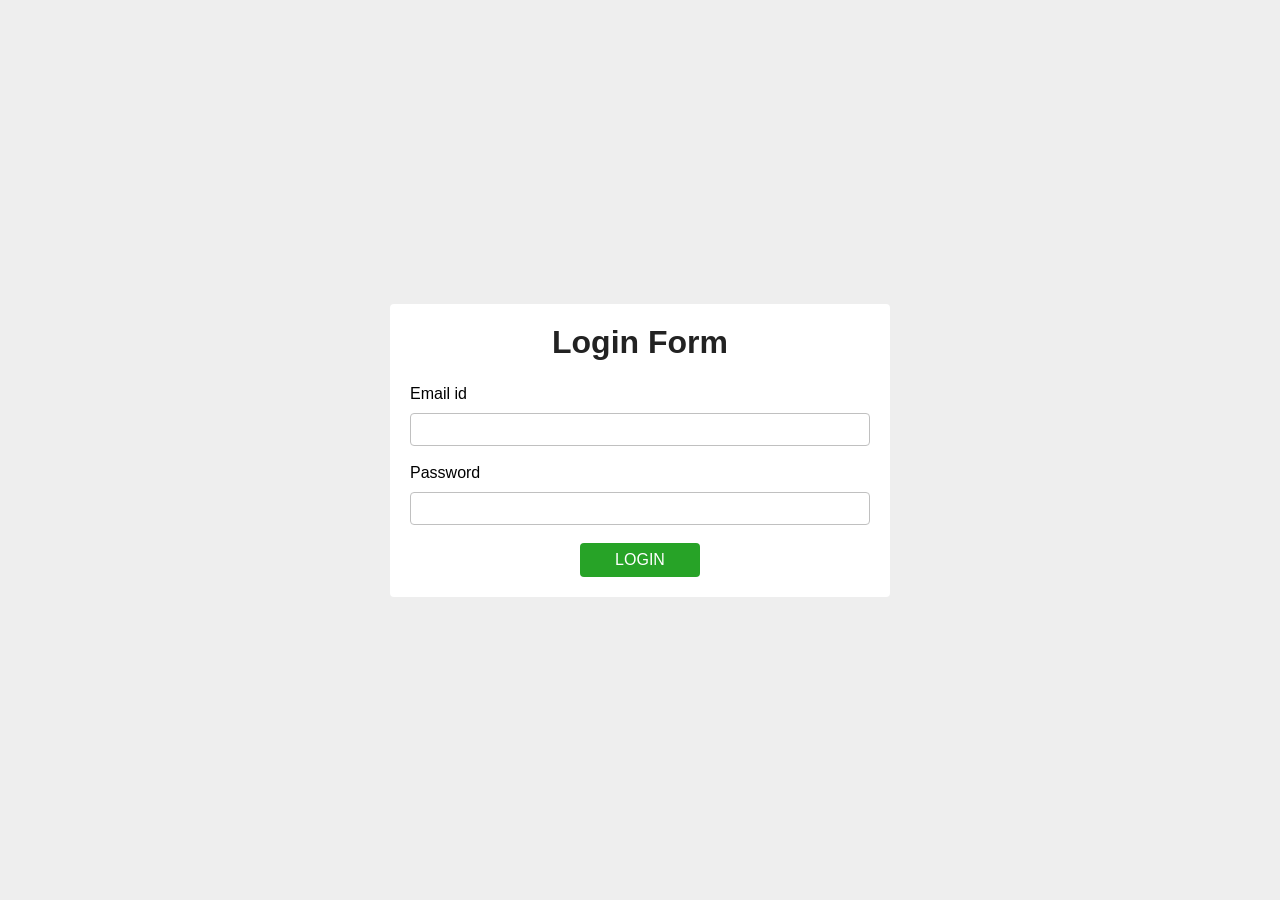
<file: 02.Loginform/index.html>
<!doctype html>
<html lang="en">
  <head>
    <meta charset="UTF-8" />
    <meta name="viewport" content="width=device-width, initial-scale=1.0" />
    <title>Loginform</title>
    <link rel="stylesheet" href="style.css" />
  </head>
  <body>
    <!-- Day 1 03/09 -->

    <!-- <div class="login-box">
      
        <h2>Login</h2>
        <input type="text" id="username" placeholder="Username">

        <input type="password" id="password" placeholder="Password">
        <button onclick="login()">Login</button>
        <p class="meassage" id="meassage"></p>
      
    </div> -->

    <!-- Day 2 04/09 -->

    <!-- <div class="login-content">
      
      <h2>Login</h2>

      <input type="text" placeholder="Username">

      <input type="password" placeholder="Password">

    <button>Login</button>
    </div>
     -->

    <!-- Day 3  05-06 -->

    <div class="container">
      <form action="">
        <h1>Login Form</h1>

        <div class="form-group">
          <label for="">Email id</label>
          <input type="text" class="form-control" required />
        </div>

        <div class="form-group">
          <label for="">Password</label>
          <input type="password" class="form-control" required />
        </div>
        <input type="submit" class="btn" value="Login" />
      </form>
    </div>

    <script src="script.js"></script>
  </body>
</html>
</file>
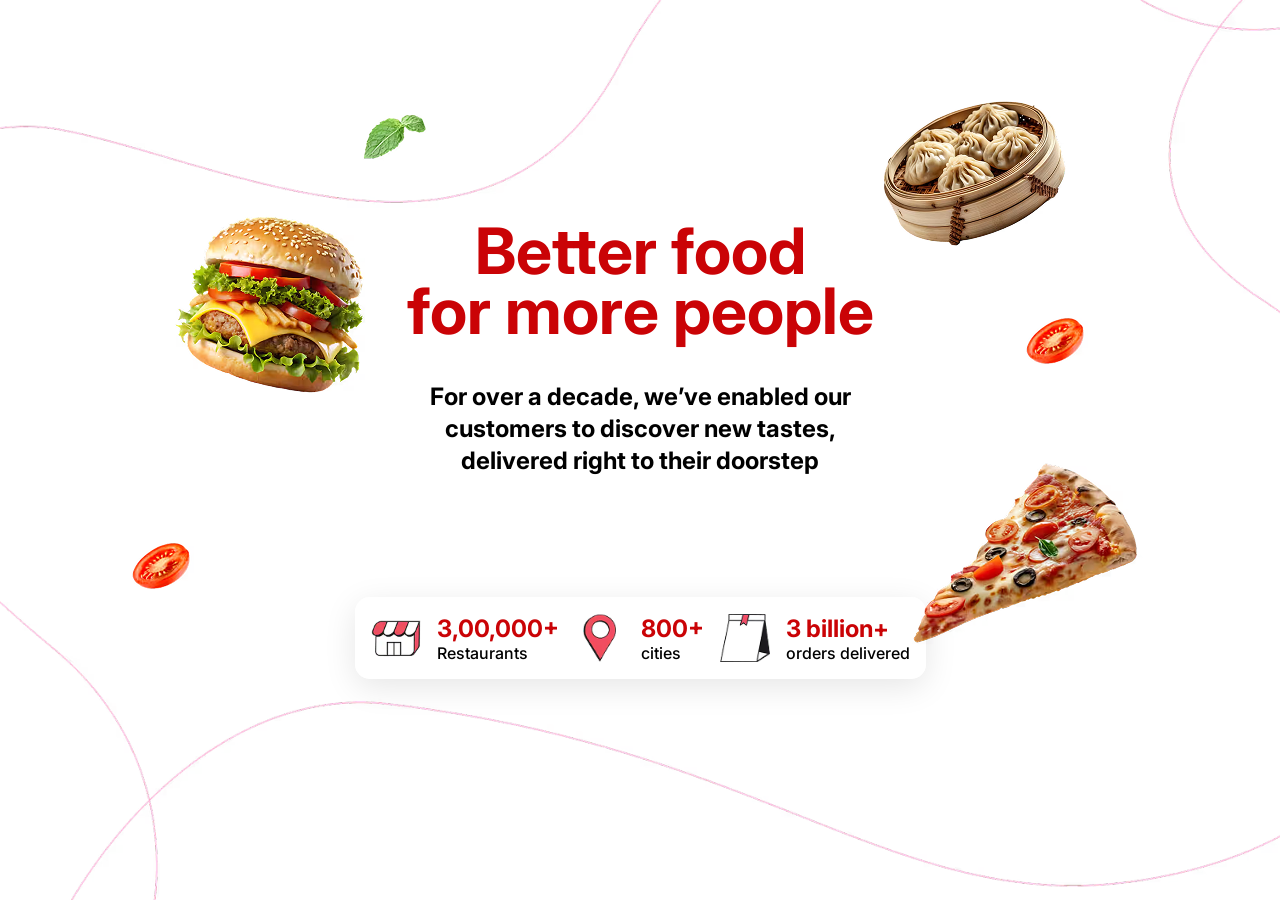
<file: Food_Banner_Website/index.html>
<!doctype html>
<html lang="en">
  <head>
    <meta charset="UTF-8" />
    <meta name="viewport" content="width=device-width, initial-scale=1.0" />
    <title>Food Banner</title>
    <link rel="stylesheet" href="style.css" />
  </head>

  <body>
    <main>
      <div class="image_container">
        <img src="images/bg_image.png" alt="Bg-Image" />
      </div>
      <div class="content">
        <img src="images/burger.png" alt="" class="burger" />
        <img src="images/tomato.png" alt="" class="tomato-1" />
        <img src="images/tomato.png" alt="" class="tomato-2" />

        <img src="images/pizza.png" alt="" class="pizza" />

        <img src="images/momo.png" alt="" class="momo" />

        <img src="images/leaf.png" alt="" class="leaf" />

        <div class="center-content">
          <section class="text-content">
            <h1>
              Better food <br />
              for more people
            </h1>
            <p>
              For over a decade, we’ve enabled our customers to discover new
              tastes, delivered right to their doorstep
            </p>
          </section>

          <section class="info-section">
            <div class="info-item">
              <img
                src="images/house.png"
                alt="Restaurant Icon"
                class="info-icon"
              />
            </div>
            <div class="info-text">
              <span class="info-number">3,00,000+</span>
              <span class="info-label">Restaurants</span>
            </div>

            <div class="info-item">
              <img
                src="images/location.png"
                alt="Restaurant Icon"
                class="info-icon"
              />
            </div>
            <div class="info-text">
              <span class="info-number">800+</span>
              <span class="info-label">cities</span>
            </div>

            <div class="info-item">
              <img
                src="images/banner.png"
                alt="Restaurant Icon"
                class="info-icon"
              />
            </div>

            <div class="info-text">
              <span class="info-number">3 billion+</span>
              <span class="info-label">orders delivered</span>
            </div>
          </section>
        </div>
      </div>
    </main>
  </body>
</html>
</file>
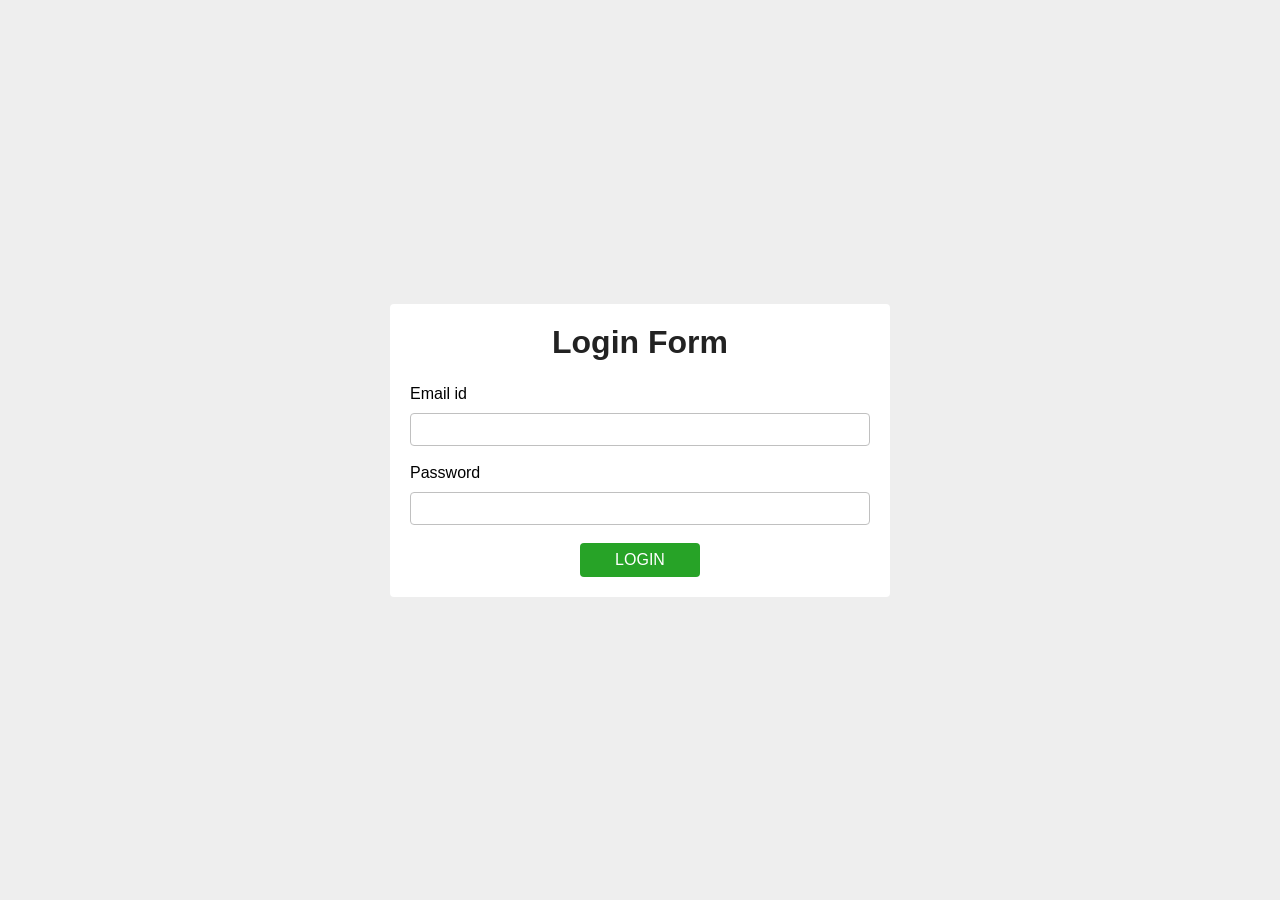
<file: Loginform/index.html>
<!doctype html>
<html lang="en">
  <head>
    <meta charset="UTF-8" />
    <meta name="viewport" content="width=device-width, initial-scale=1.0" />
    <title>Loginform</title>
    <link rel="stylesheet" href="style.css" />
  </head>
  <body>
    <!-- Day 1 03/09 -->

    <!-- <div class="login-box">
      
        <h2>Login</h2>
        <input type="text" id="username" placeholder="Username">

        <input type="password" id="password" placeholder="Password">
        <button onclick="login()">Login</button>
        <p class="meassage" id="meassage"></p>
      
    </div> -->

    <!-- Day 2 04/09 -->

    <!-- <div class="login-content">
      
      <h2>Login</h2>

      <input type="text" placeholder="Username">

      <input type="password" placeholder="Password">

    <button>Login</button>
    </div>
     -->

     <!-- Day 3  05-06 -->

     <div class="container">
      <form action="">
        <h1>Login Form</h1>

      <div class="form-group">
        <label for="">Email id</label>
      <input type="text" class="form-control" required>

      </div>


      <div class="form-group">
        <label for="">Password</label>
      <input type="password" class="form-control" required>

      </div>
      <input type="submit" class="btn" value="Login">
      </form>
     </div>



    <script src="script.js"></script>
  </body>
</html>
</file>
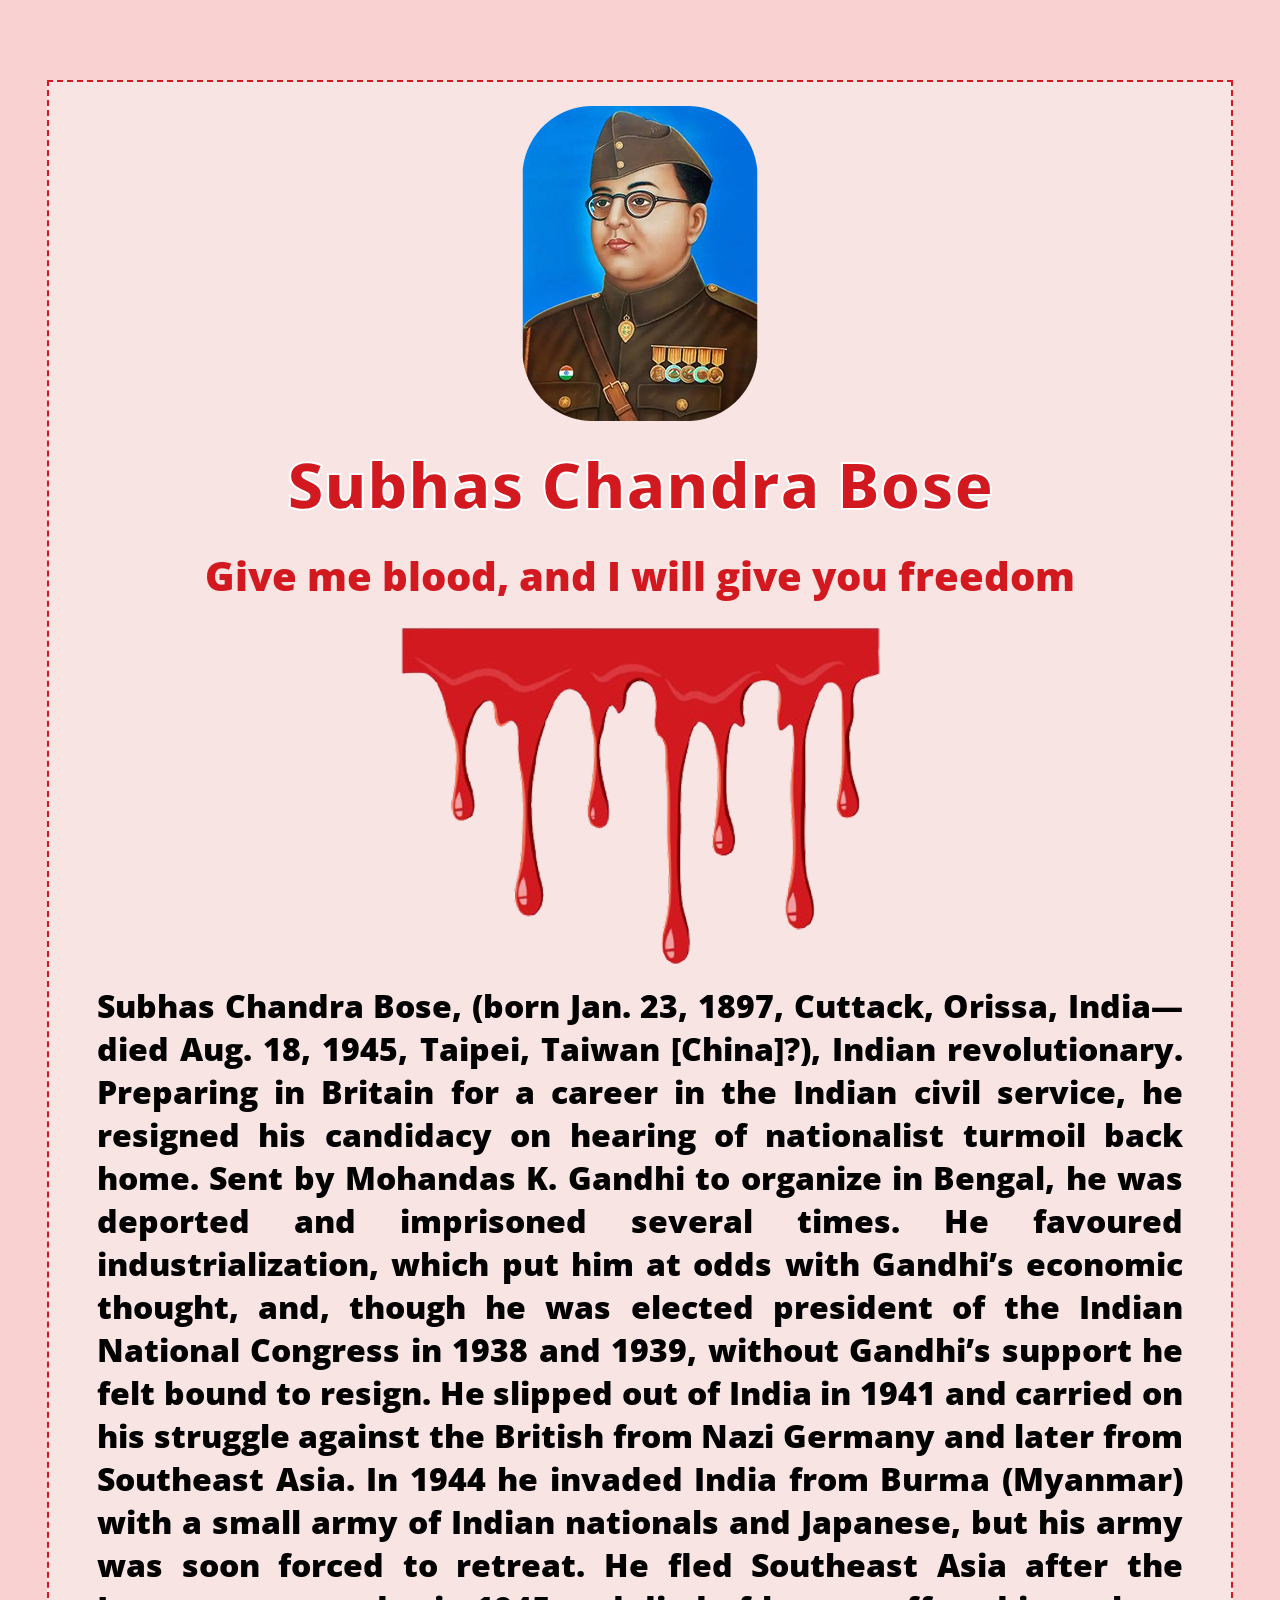
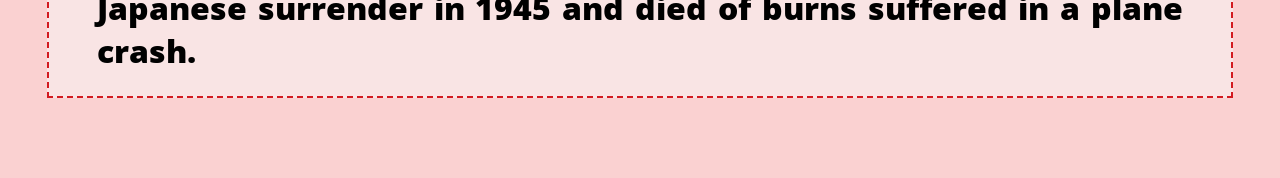
<file: Tribute Website/index.html>
<!DOCTYPE html>
<html lang="en">

<head>
    <meta charset="UTF-8">
    <meta name="viewport" content="width=device-width, initial-scale=1.0">
    <title>Tribute Website</title>
    <link rel="stylesheet" href="style.css">
</head>

<body>
    <section>
        <img src="images/hero.png" alt="Shubhash Chandra Bose">
        <h1>Subhas Chandra Bose</h1>
        <h2>Give me blood, and
            I will give you freedom</h2>
            <img src="images/blood_art.png" alt="bloodart">
            <p>Subhas Chandra Bose, (born Jan. 23, 1897, Cuttack, Orissa, India—died Aug. 18, 1945, Taipei, Taiwan [China]?), Indian revolutionary. Preparing in Britain for a career in the Indian civil service, he resigned his candidacy on hearing of nationalist turmoil back home. Sent by Mohandas K. Gandhi to organize in Bengal, he was deported and imprisoned several times. He favoured industrialization, which put him at odds with Gandhi’s economic thought, and, though he was elected president of the Indian National Congress in 1938 and 1939, without Gandhi’s support he felt bound to resign. He slipped out of India in 1941 and carried on his struggle against the British from Nazi Germany and later from Southeast Asia. In 1944 he invaded India from Burma (Myanmar) with a small army of Indian nationals and Japanese, but his army was soon forced to retreat. He fled Southeast Asia after the Japanese surrender in 1945 and died of burns suffered in a plane crash.</p>

    </section>

</body>

</html>
</file>
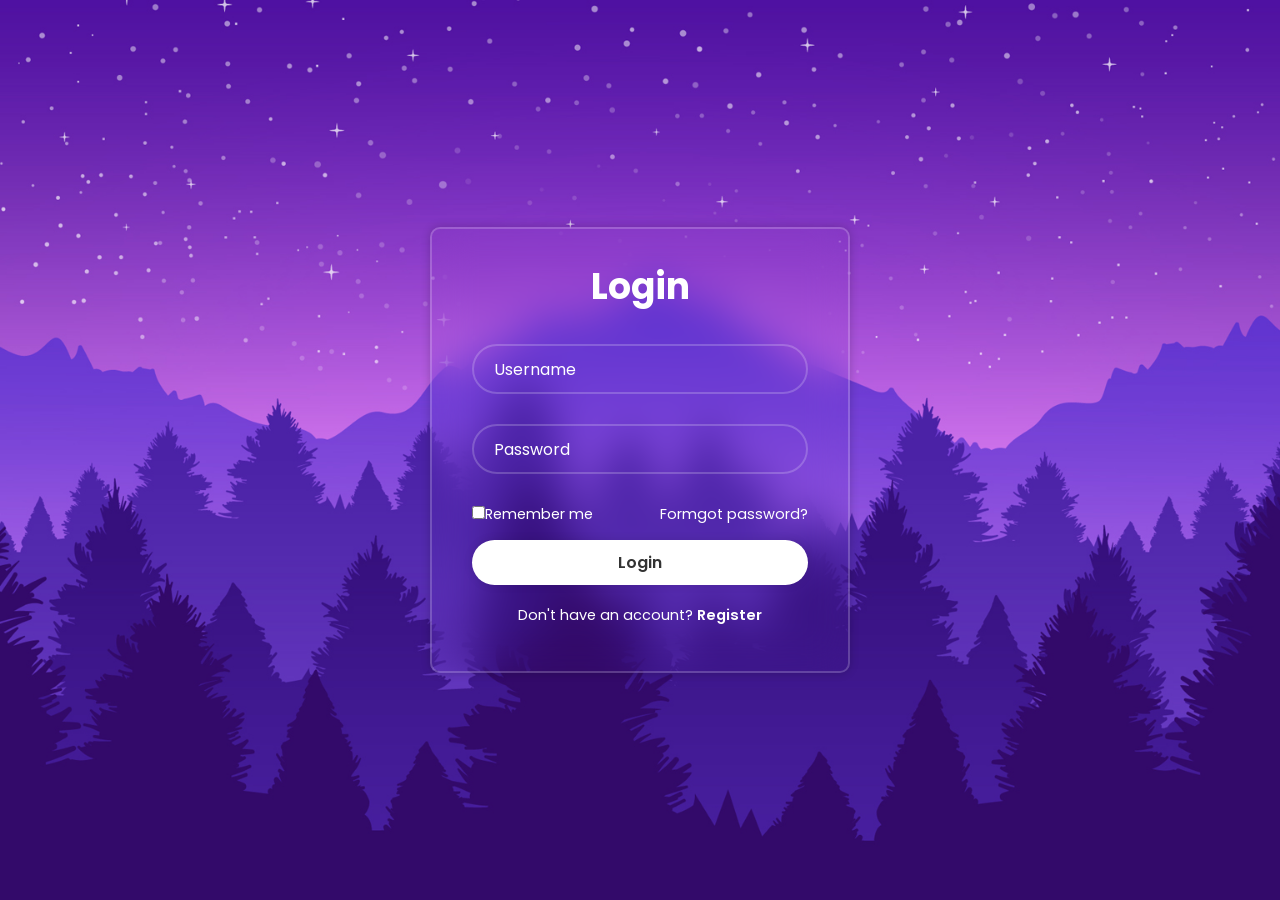
<file: 02.Loginform/02.LF/index.html>
<!DOCTYPE html>
<html lang="en">
<head>
    <meta charset="UTF-8">
    <meta name="viewport" content="width=device-width, initial-scale=1.0">
    <title>Login Form 2</title>
    <link rel="stylesheet" href="style.css">
    
</head>
<body>

    <div class="wrapper">
        <form action="">
            <h1>Login</h1>
        <div class="input-box">
            <input type="text" placeholder="Username" required>
        </div>
        <div class="input-box">
            <input type="text" placeholder="Password" required>
        </div>

        <div class="rember-forgot">
            <label for=""><input type="checkbox">Remember me</label>
            <a href="#">Formgot password?</a>

        </div>

        <button type="submit" class="btn">Login</button>

        <div class="register-link"><p>Don't have an account? <a href="#">Register</a></p></div>

        </form>
        
        
    </div>
    
</body>
</html>
</file>
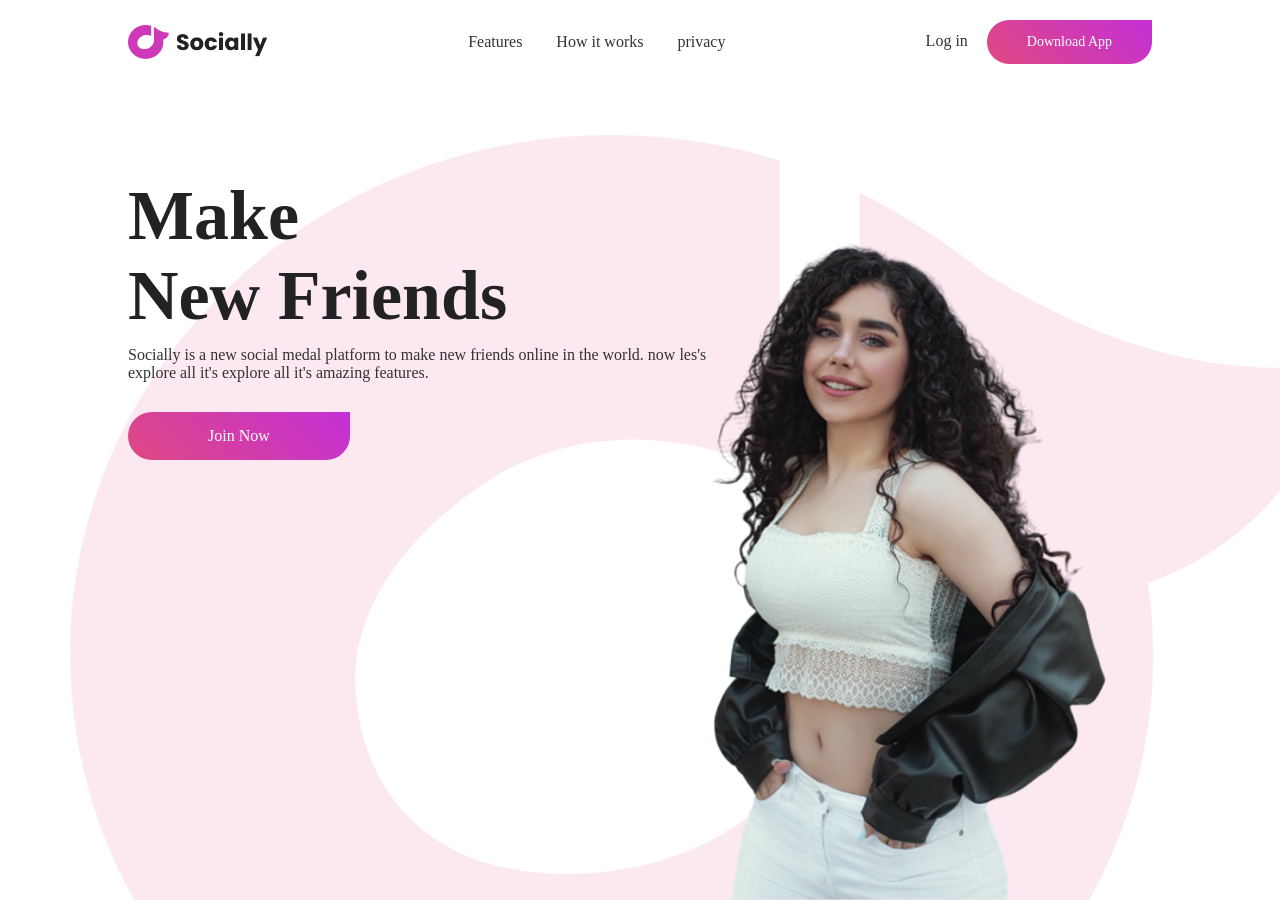
<file: 03.Landing-Page/02.Landingpage/index.html>
<!doctype html>
<html lang="en">
  <head>
    <meta charset="UTF-8" />
    <meta name="viewport" content="width=device-width, initial-scale=1.0" />
    <title>Animate Website Design</title>
    <link rel="stylesheet" href="style.css" />
  </head>
  <body>
    <div class="hero">
      <nav>
        <img src="images/logo.png" alt="" class="logo" />
        <ul>
          <li><a href="#">Features</a></li>
          <li><a href="#">How it works</a></li>
          <li><a href="#">privacy</a></li>
        </ul>

        <div>
          <a href="#" class="login-btn">Log in</a>
          <a href="#" class="btn">Download App</a>
        </div>
      </nav>

      <div class="content">
        <h1 class="anim">Make <br />New Friends</h1>

        <p class="anim">
          Socially is a new social medal platform to make new friends online in
          the world. now les's explore all it's explore all it's amazing
          features.
        </p>
        <a href="#" class="btn anim">Join Now</a>
      </div>

      <img src="images/pic.png" class="feature-img anim" />
    </div>
  </body>
</html>
</file>
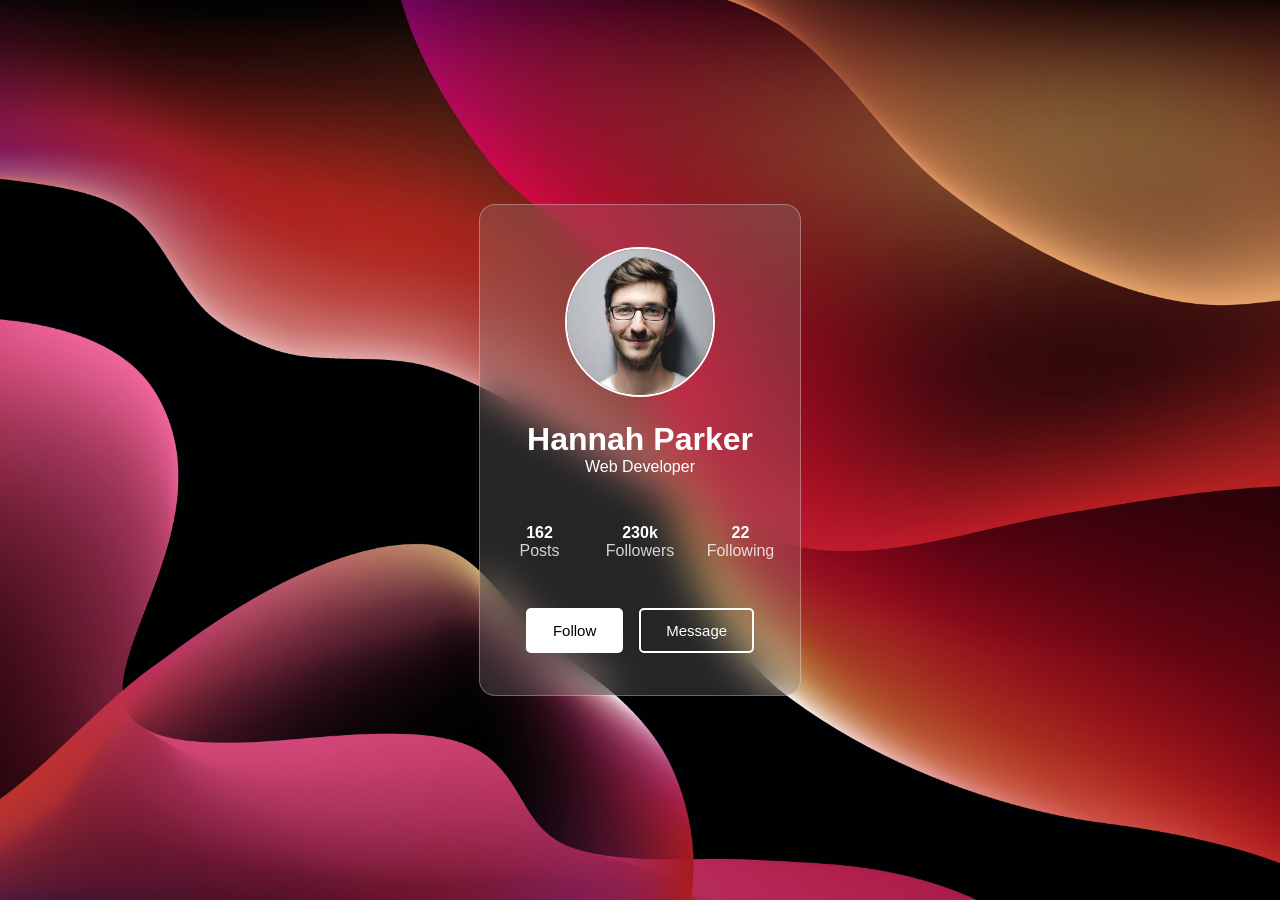
<file: 01.Profile-Card/card2.html>
<!doctype html>
<html lang="en">
  <head>
    <meta charset="UTF-8" />
    <meta name="viewport" content="width=device-width, initial-scale=1.0" />
    <title>Profile-2</title>
    <link rel="stylesheet" href="card2.css" />
  </head>
  <body>
    <div class="profile-card">
      <div class="info-box">
        <img src="Images/profile.jpg" alt="" />
        <div class="info">
          <h1>Hannah Parker</h1>
          <p>Web Developer</p>
        </div>
      </div>

      <div class="numbers-grid">
        <div class="box">
          <p>162</p>
          <p>Posts</p>
        </div>

        <div class="box">
          <p>230k</p>
          <p>Followers</p>
        </div>

        <div class="box">
          <p>22</p>
          <p>Following</p>
        </div>
      </div>

      <div class="btn-box">
        <button class="follow">Follow</button>
        <button class="message">Message</button>
      </div>
    </div>
  </body>
</html>
</file>
<file: 02.Loginform/style.css>
/* Day 1 03/09 */

/* body {
  font-family: Arial, Helvetica, sans-serif;
  background-color: #f5f5f5;
  display: flex;
  justify-content: center;
  align-items: center;
  height: 100vh;
}

.login-box {
  background-color: #ffffff;
  padding: 30px;
  border-radius: 10px;
  box-shadow: 0 0 15px rgba(0, 0, 0, 0.1);
  width: 300px;
  text-align: center;
}


.login-box h2 {
    margin-bottom: 30px;
font-family: 'Times New Roman', Times, serif;
    font-size: 40px;
}

.login-box input {
    width: 95%;
    padding: 10px;
    border: 1px solid #ccc;
    border-radius: 5px;
    outline: none;
    margin: 10px 0;
}

.login-box button {
    width: 40%;
    padding: 10px;
    font-size: 14px;
    background-color: #007bff;
    color: #ffffff;
    cursor: pointer;
    margin: 10px 0;
    border: none;
    border-radius: 5px;

}

.login-box button:hover {

    color: #0056b3;
} 

.message {
    margin-top: 15px;
    color: red;
    font-size: 14px;
} */

/* Day 2 */

/* body {
    font-family: Arial, Helvetica, sans-serif;
    background-color: rgb(243, 239, 239);
    display: flex;
    justify-content: center;
    align-items: center;
    height: 100vh;
}

.login-content {
    background-color: #fff;
    padding: 30px;
    border-radius: 5px;
    width: 300px;
    box-shadow: 0 0 15px rgba(0, 0, 0, 0.1);
    text-align: center;

}

.login-content h2 {
    font-size: 40px;
    font-family: 'Times New Roman', Times, serif;
    margin-bottom: 30px;
}

.login-content input {
    width: 95%;
    border-radius: 5px;
    padding: 10px;
    outline: none;
    border: 1px solid #ccc;
    margin: 10px 0px;
    font-size: 13px;
    font-weight: 550;

    
}

.login-content button {
    width: 40%;
    padding: 10px;
    font-weight: 700;
    background-color: #007bff;
    color: white;
    font-size: 14px;
    border: none;
    border-radius: 5px;
    margin: 10px 0px;
    cursor: pointer;
}

.login-content button:hover {
    background-color:  #0056b3;
} */

/* Day 3  05-06 */

* {
  margin: 0;
  padding: 0;
  box-sizing: border-box;
}

body {
  min-height: 100vh;
  font-family: sans-serif;
  background-color: #eee;
  display: flex;
}
.container {
    margin: auto;
  width: 500px;
  max-width: 90%;
  
}

.container form {
    width: 100%;
    height: 100%;
    background-color: white;
  padding: 20px;
  box-shadow: 0 8 16px rgba(0, 0, 0, 0.3);
  
  border-radius: 4px;
}

.container h1 {
  margin-bottom: 24px;
  text-align: center;
  color: #222;
  
}


.container .form-control {
  width: 100%;
  height: 40%;
  padding: 8px;
  background-color: white;
  margin: 10px 0 18px 0;
  border: 1px solid silver;
  border-radius: 4px;
}

.container form .btn {
  color: white;
  background: #27a327;
  font-size: 16px;
  margin-left: 50%;
  border: none;
  border-radius: 4px;
  cursor: pointer;
  transform: translate(-50%);
  width: 120px;
  height: 34px;
  outline: none;
  text-transform: uppercase;
  transition: .3s;
}

.container form .btn:hover {
    opacity: .7;
}
</file>
<file: Food_Banner_Website/style.css>
@import url("https://fonts.googleapis.com/css2?family=Inter:ital,opsz,wght@0,14..32,100..900;1,14..32,100..900&family=Open+Sans:ital,wght@0,300..800;1,300..800&display=swap");

* {
  margin: 0;
  padding: 0;
  box-sizing: border-box;
}

body {
  font-family: "Inter", sans-serif;
  font-optical-sizing: auto;
}

main {
  position: relative;
  height: 100vh;
  width: 100%;

  .image_container {
    height: 100%;
    width: 100%;
    position: absolute;

    img {
      height: 100%;
      width: 100%;
      object-fit: cover;
    }
  }

  .content {
    display: flex;
    height: 100%;
    width: 100%;
    justify-content: center;
    align-items: center;
  }

  .burger {
    position: absolute;
    top: 20%;
    left: 12%;
  }

  .tomato-1 {
    position: absolute;
    top: 60%;
    left: 10%;
  }

  .tomato-2 {
    position: absolute;
    top: 35%;
    right: 15%;
  }

  .pizza {
    position: absolute;
    top: 45%;
    right: 10%;
  }

  .momo {
    position: absolute;
    top: 6%;
    right: 15%;
  }

  .leaf {
    position: absolute;
    top: 12%;
    left: 28%;
  }

  .text-content {
    display: flex;
    flex-direction: column;
    align-items: center;
    margin-bottom: 60px;

    h1 {
      font-size: 64px;
      line-height: 60px;
      text-align: center;
      margin-bottom: 40px;
      color: #ca0306;
    }

    p {
      font-size: 24px;
      line-height: 32px;
      font-weight: bold;
      text-align: center;
      margin: 0 auto;
      max-width: 450px;
    }
  }

  .info-section {
    display: flex;
    margin-top: 120px;
    justify-content: center;
    align-items: center;
    background-color: rgba(255, 255, 255, 0.95);
    box-shadow: 0 8px 32px rgba(0, 0, 0, 0.1);
    gap: 16px;
    padding: 15px;
    border-radius: 15px;
    border: 1px solid rgba(255, 255, 255, 0.2);

    .info-item {
      display: flex;
      align-items: center;
      gap: 12px;
    }

    .info-icon {
      height: 50px;
      width: 50px;
      object-fit: contain;
    }

    .info-text {
      display: flex;
      flex-direction: column;
      .info-number {
        font-size: 24px;
        font-weight: bold;
        color: #ca0306;
      }
    }
    .info-label {
      font-size: 16px;
      color: black;
      font-weight: 500;
    }
  }
}
</file>
<file: Loginform/style.css>
/* Day 1 03/09 */

/* body {
  font-family: Arial, Helvetica, sans-serif;
  background-color: #f5f5f5;
  display: flex;
  justify-content: center;
  align-items: center;
  height: 100vh;
}

.login-box {
  background-color: #ffffff;
  padding: 30px;
  border-radius: 10px;
  box-shadow: 0 0 15px rgba(0, 0, 0, 0.1);
  width: 300px;
  text-align: center;
}


.login-box h2 {
    margin-bottom: 30px;
font-family: 'Times New Roman', Times, serif;
    font-size: 40px;
}

.login-box input {
    width: 95%;
    padding: 10px;
    border: 1px solid #ccc;
    border-radius: 5px;
    outline: none;
    margin: 10px 0;
}

.login-box button {
    width: 40%;
    padding: 10px;
    font-size: 14px;
    background-color: #007bff;
    color: #ffffff;
    cursor: pointer;
    margin: 10px 0;
    border: none;
    border-radius: 5px;

}

.login-box button:hover {

    color: #0056b3;
} 

.message {
    margin-top: 15px;
    color: red;
    font-size: 14px;
} */

/* Day 2 */

/* body {
    font-family: Arial, Helvetica, sans-serif;
    background-color: rgb(243, 239, 239);
    display: flex;
    justify-content: center;
    align-items: center;
    height: 100vh;
}

.login-content {
    background-color: #fff;
    padding: 30px;
    border-radius: 5px;
    width: 300px;
    box-shadow: 0 0 15px rgba(0, 0, 0, 0.1);
    text-align: center;

}

.login-content h2 {
    font-size: 40px;
    font-family: 'Times New Roman', Times, serif;
    margin-bottom: 30px;
}

.login-content input {
    width: 95%;
    border-radius: 5px;
    padding: 10px;
    outline: none;
    border: 1px solid #ccc;
    margin: 10px 0px;
    font-size: 13px;
    font-weight: 550;

    
}

.login-content button {
    width: 40%;
    padding: 10px;
    font-weight: 700;
    background-color: #007bff;
    color: white;
    font-size: 14px;
    border: none;
    border-radius: 5px;
    margin: 10px 0px;
    cursor: pointer;
}

.login-content button:hover {
    background-color:  #0056b3;
} */

/* Day 3  05-06 */

* {
  margin: 0;
  padding: 0;
  box-sizing: border-box;
}

body {
  min-height: 100vh;
  font-family: sans-serif;
  background-color: #eee;
  display: flex;
}
.container {
    margin: auto;
  width: 500px;
  max-width: 90%;
  
}

.container form {
    width: 100%;
    height: 100%;
    background-color: white;
  padding: 20px;
  box-shadow: 0 8 16px rgba(0, 0, 0, 0.3);
  
  border-radius: 4px;
}

.container h1 {
  margin-bottom: 24px;
  text-align: center;
  color: #222;
  
}


.container .form-control {
  width: 100%;
  height: 40%;
  padding: 8px;
  background-color: white;
  margin: 10px 0 18px 0;
  border: 1px solid silver;
  border-radius: 4px;
}

.container form .btn {
  color: white;
  background: #27a327;
  font-size: 16px;
  margin-left: 50%;
  border: none;
  border-radius: 4px;
  cursor: pointer;
  transform: translate(-50%);
  width: 120px;
  height: 34px;
  outline: none;
  text-transform: uppercase;
  transition: .3s;
}

.container form .btn:hover {
    opacity: .7;
}
</file>
<file: Tribute Website/style.css>
@import url('https://fonts.googleapis.com/css2?family=Inter:ital,opsz,wght@0,14..32,100..900;1,14..32,100..900&family=Open+Sans:ital,wght@0,300..800;1,300..800&display=swap');

* {
    margin: 0;
    padding: 0;
    box-sizing: border-box;
    --red: #d2191f
}

body {
    font-family: "Open Sans", sans-serif;
    font-optical-sizing: auto;
    background-color: #fad1d1;
    padding: 80px 0;
}

section {
    max-width: 1186px;
    margin: 0px auto;


    display: flex;
    flex-direction: column;
    align-items: center;
    gap: 20px;
    background-color: #f9e4e4;
    padding: 24px 48px;
    border: 2px dashed var(--red);

    h1 {
        font-size: 64px;
        color: var(--red);
        font-weight: 900;
        text-align: center;
        -webkit-text-stroke: 2px white;
    }

    h2 {
        font-size: 40px;
        color: var(--red);
        font-weight: 900;
        text-align: center;
    }
    p {
        font-size: 32px;
        text-align: justify;
        font-weight: 900;
        color: black;
    }



}
</file>
<file: 02.Loginform/02.LF/style.css>
@import url("https://fonts.googleapis.com/css2?family=Poppins:wght@300;400;500;600;700;800;900&display=swap");

* {
  margin: 0;
  padding: 0;
  box-sizing: border-box;
  font-family: "Poppins", sans-serif;
}

body {
  background: url(Images/img.jpg) no-repeat;
  display: flex;
  justify-content: center;
  align-items: center;
  min-height: 100vh;
  background-size: cover;
  background-position: center;
}

.wrapper {
  width: 420px;
  background: transparent;
  border: 2px solid rgba(255, 255, 255, 0.2);
  backdrop-filter: blur(20px);
  box-shadow: 0 0 10px rgba(0, 0, 0, 0.2);
  color: white;
  /* text-align: center; */
  border-radius: 10px;
  padding: 30px 40px;
}

.wrapper h1 {
  text-align: center;
  font-size: 36px;
}

.wrapper .input-box {
  position: relative;
  width: 100%;
  height: 50px;
  margin: 30px 0;
}

.input-box input {
  width: 100%;
  height: 100%;
  background: transparent;
  border-radius: 40px;
  border: none;
  outline: none;
  border: 2px solid rgba(255, 255, 255, 0.2);
  /* margin: 8px; */
  font-size: 16px;
  color: #fff;
  padding: 20px 45px 20px 20px;
}

.input-box input::placeholder {
  color: #fff;
}


.wrapper .rember-forgot {
  display: flex;
  justify-content: space-between;
  font-size: 14.5px;
  margin: 15px 0 15px;
}

.rember-forgot a {
  color: #fff;
  text-decoration: none;
}

.rember-forgot a:hover {
  text-decoration: underline;
}

.wrapper .btn {
  width: 100%;
  height: 45px;
  background-color: #fff;
  border: none;
  outline: none;
  border-radius: 40px;
  box-shadow: 0 0 10px rgba(0, 0, 0, 0.1);
  cursor: pointer;
  font-size: 16px;
  color: #333;
  font-weight: 600;
}

.wrapper .register-link {
  font-size: 14.5px;
  text-align: center;
  margin: 20px 0 15px;
}

.register-link p a {
  color: #fff;
  text-decoration: none;
  font-weight: 600;
}

.register-link p a:hover {
  text-decoration: underline;
}
</file>
<file: 03.Landing-Page/02.Landingpage/style.css>
* {
  margin: 0;
  padding: 0;
  box-sizing: border-box;
  font-family: "Poppins" sans-serif;
}

.hero {
  width: 100%;
  min-height: 100vh;
  background-image: url(images/back-image.png);
  background-position: center;
  background-size: cover;
  padding: 10px 10%;
  overflow: hidden;
  position: relative;
}

nav {
  padding: 10px 0;
  display: flex;
  align-items: center;
  justify-content: space-between;
}

.logo {
  width: 140px;
}

nav ul li {
  list-style: none;
  display: inline-block;
  margin: 10px 15px;
}

nav ul li a {
  text-decoration: none;
  color: #333;
  font-weight: 400;
}

.login-btn {
  text-decoration: none;
  color: #333;
  font-weight: 400;
  margin-right: 15px;
}

.btn {
  display: inline-block;
  color: #fff;
  text-decoration: none;
  padding: 14px 40px;
  background-image: linear-gradient(45deg, #df4881, #c430d7);
  font-size: 14px;
  border-radius: 30px;
  border-top-right-radius: 0;
  transition: 0.5s;
}

.content {
  margin-top: 10%;
  max-width: 600px;
}

.content h1 {
  font-size: 70px;
  color: #222;
}

.content p {
  margin: 10px 0 30px;
  color: #333;
  animation-delay: 0.5s;
}

.content .btn {
  padding: 15px 80px;
  font-size: 16px;
  animation-delay: 1s;
}

.btn:hover {
  border-top-right-radius: 30px;
}

.feature-img {
  width: 530px;
  position: absolute;
  bottom: 0;
  right: 10%;
}

.feature-img.anim {
  animation-delay: 1s;
}

.anim {
  opacity: 0;
  transform: translateY(30px);
  animation: moveup 0.5s linear forwards;
}

@keyframes moveup {
  100% {
    opacity: 1;
    transform: translateY(0px);
  }
}
</file>
<file: 01.Profile-Card/card2.css>
* {
    margin: 0;
    padding: 0;
    box-sizing: border-box;
    font-family: 'poppins',sans-serif;

}
.profile-card img{
    width: 150px;
    border-radius: 50%;
    border: 2px solid white;
    cursor: pointer;
}
body {
    display: flex;
    align-items: center;
    justify-content: center;
    min-height: 100vh;
    background: url(Images/bgimg.jpg)no-repeat center;background-size: cover;
}
.profile-card {
    display: flex;
    align-items: center;
    justify-content: center;
    flex-direction: column;
    text-align: center;
    gap: 3em;
    padding: 2% 2%;
    border-radius: 1rem;
    background-color: rgba(148, 148, 148, 0.25);
    backdrop-filter: blur(20px);
    border: 1px solid rgba(255, 255, 255, 0.3);
    color: white;
}

.numbers-grid{
    display: grid;
    grid-template-columns: repeat(3,1fr);
    gap: 2em;
}

.profile-card .btn-box {
    display: flex;
    align-items: center;
    justify-content: center;
    gap: 1em;
}

.btn-box button {
    padding: 12px 25px;
    font-size: 15px;
    border-radius: 5px;
    margin-bottom: 1rem;
    cursor: pointer;
    transition: 0.3s ease;
    border: 2px solid transparent;

}

.btn-box .follow{
    background-color: white;
    color: black;
    
}

.btn-box .follow:hover{
    background-color: transparent;
    border: 2px solid white;
    color: white;
}

.btn-box .message {
    background-color: transparent;
    color: white;
    border: 2px solid white;

}
.btn-box .message:hover{
    background-color: white;
    color: black;
}

.numbers-grid .box p:first-child {
    font-weight: 800;
}

.numbers-grid .box p:last-child {
    font-weight: 400;
    opacity: 0.8;

}
.info-box{
    display: flex;
    justify-content: center;
    align-items: center;
    flex-direction: column;
    margin-top: 1em;
}
.info{
    display: flex;
    flex-direction: column;
    text-align: center;
    align-items: center;
    margin-top: 1.5em;
}

@media(max-width: 900px){
    .profile-card .numbers-grid{
        display: grid;
        grid-template-columns: repeat(1,1fr);
    }
    .btn-box button{
        padding: 12px;
        font-size: 14px;
        border-radius: 5px;
        cursor: pointer;
        border: 2px solid transparent;
        transition: 0.3s ease;
    }
}
</file>
